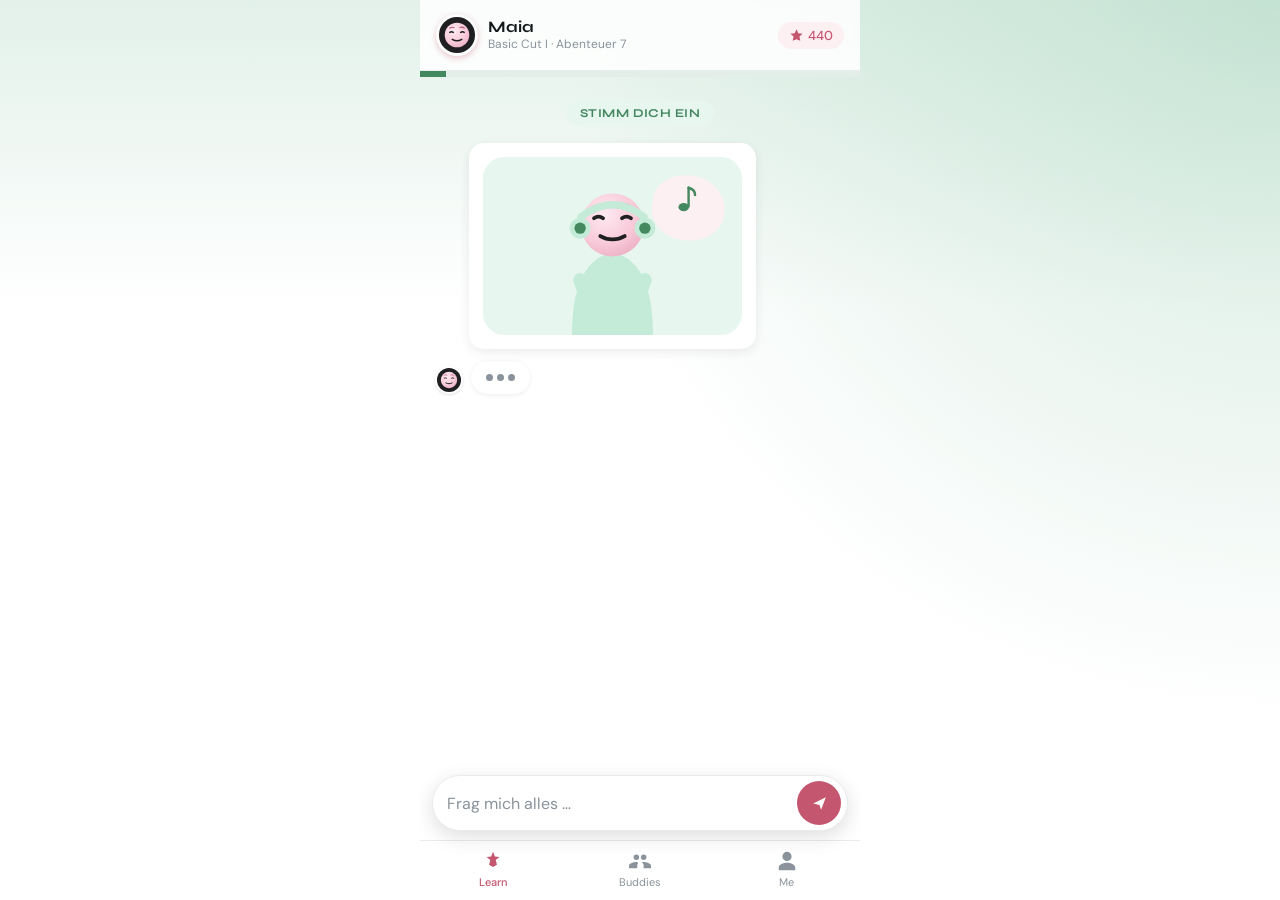
<file: abenteuer7/index.html>
<!doctype html>
<html lang="de">
<head>
<meta charset="utf-8">
<meta name="viewport" content="width=device-width, initial-scale=1, maximum-scale=1, viewport-fit=cover">
<title>Maia · Basic Cut I · Abenteuer 7</title>
<meta name="description" content="Abenteuer 7 – dein erster Schnitt, chat-first mit Maia">
<meta property="og:type" content="website">
<meta property="og:site_name" content="Maia.hairdressing.school">
<meta property="og:url" content="https://hannestrummer.github.io/maia-coaching-demo/abenteuer7/">
<meta property="og:title" content="Abenteuer 7 · Basic Cut I">
<meta property="og:description" content="Chat-first lernen mit Maia – vom Papier bis zum ersten Schnitt um den Kopf.">
<meta property="og:image" content="https://hannestrummer.github.io/maia-coaching-demo/og.png">
<meta property="og:image:width" content="1200">
<meta property="og:image:height" content="630">
<meta property="og:image:alt" content="Maia loves hair">
<meta name="twitter:card" content="summary_large_image">
<meta name="twitter:title" content="Abenteuer 7 · Basic Cut I">
<meta name="twitter:description" content="Chat-first lernen mit Maia – vom Papier bis zum ersten Schnitt um den Kopf.">
<meta name="twitter:image" content="https://hannestrummer.github.io/maia-coaching-demo/og.png">
<link rel="preconnect" href="https://fonts.googleapis.com">
<link rel="preconnect" href="https://fonts.gstatic.com" crossorigin>
<link rel="stylesheet" href="styles.css">
<style>
  /* App-Frame: Topbar/Tabs fix, Chat-Mitte scrollt (folgt automatisch) */
  .phone{height:100vh;height:100dvh;min-height:100dvh;max-height:100dvh;overflow:hidden}  /* an den dynamischen Viewport genagelt (überschreibt min-height:100vh) → unten wird nichts vom Browserbalken verdeckt */
  .stream{overflow-y:auto;min-height:0}
  .stream>*{flex-shrink:0}  /* Chat-Elemente nie zusammendrücken (Video-Karte kollabierte sonst auf Höhe 0) */
  /* Abenteuer-7-Ergänzungen (Maia-Tokens) */
  .checklist{align-self:flex-start;max-width:88%;margin-left:34px;background:#fff;border-radius:15px;padding:13px 16px;
    box-shadow:0 3px 12px rgba(0,0,0,.10),0 1px 3px rgba(0,0,0,.07);display:grid;grid-template-columns:1fr 1fr;gap:7px 16px}
  .cl-item{display:flex;align-items:center;gap:8px;font-size:13px;color:var(--ink)}
  .cl-item svg{color:var(--mint-deep);flex:none}
  .audio .acol{flex:1;min-width:0}
  .audio .bar i{display:block;height:100%;width:34%;background:var(--mint-deep);border-radius:50px}
  .vcard{padding:0;position:relative}
  .vcard .vwrap{position:relative;width:100%;aspect-ratio:16/9;background:#000;border-radius:15px 15px 0 0;overflow:hidden}
  .vcard .vwrap video{position:absolute;inset:0;width:100%;height:100%;object-fit:cover;display:block;border:0}
  .vcard .vmeta{padding:11px 14px}
  /* Nur unser Logo in der Ecke — deckend, verdeckt das kleine eingebrannte Wasserzeichen (minusplus / ONLINE HAIR SCHOOL); kein zusätzlicher Schleier */
  .vlogo{position:absolute;top:8px;left:8px;height:19px;width:auto;padding:5px 9px;background:#fff;border-radius:7px;box-shadow:0 1px 4px rgba(0,0,0,.16);z-index:3;pointer-events:none}
  /* Einheitliches gebrandetes Cover im Ruhezustand (versteckt das uneinheitliche Video-Intro) */
  .vcard .vcover{position:absolute;inset:0;z-index:2;border:none;padding:0;display:flex;align-items:center;justify-content:center;background:linear-gradient(135deg,#2f4f3f,#1b2a22);cursor:pointer;transition:opacity .4s ease}
  .vcard .vcover.hidden{opacity:0;pointer-events:none}
  .vcard .vcover-play{width:60px;height:60px;border-radius:50%;background:var(--rose5);display:flex;align-items:center;justify-content:center;box-shadow:0 4px 16px rgba(196,86,111,.55)}
  .vcard .vcover-play svg{width:26px;height:26px;margin-left:3px;fill:#fff}
  /* Vollbild-Button (Apple-Expand) oben rechts — erst sichtbar, wenn das Video läuft */
  .vcard .vfs{position:absolute;top:9px;right:9px;z-index:4;width:34px;height:34px;border:none;border-radius:9px;background:rgba(20,24,27,.42);-webkit-backdrop-filter:blur(6px);backdrop-filter:blur(6px);color:#fff;display:none;align-items:center;justify-content:center;cursor:pointer;box-shadow:0 1px 5px rgba(0,0,0,.28)}
  .vcard.playing .vfs{display:flex}
  .vcard .vfs:active{transform:scale(.94)}
  .vcard .vfs svg{width:17px;height:17px}
  @media (prefers-reduced-motion:reduce){.vcard .vcover{transition:none}}
  /* im Vollbild ungeschnitten zeigen (inline ist es cover-beschnitten) */
  video:fullscreen{object-fit:contain;background:#000}
  video:-webkit-full-screen{object-fit:contain;background:#000}
  /* Bild-Karte (echte WP-Illustration) */
  .imgcard{align-self:flex-start;max-width:70%;margin-left:34px;background:#fff;border-radius:15px;padding:14px;box-shadow:0 3px 12px rgba(0,0,0,.08)}
  .imgcard img{width:100%;display:block}
  /* Audio-Player (echte Sourance-Tracks) */
  .audiopl{align-self:flex-start;max-width:88%;margin-left:34px;background:#fff;border-radius:15px;padding:14px 16px;box-shadow:0 3px 12px rgba(0,0,0,.10),0 1px 3px rgba(0,0,0,.07)}
  .apl-head{font-family:'Syne',sans-serif;font-weight:700;font-size:14px;color:var(--mint-deep);display:flex;flex-direction:column;gap:2px;margin-bottom:10px}
  .apl-head small{font-family:'DM Sans',sans-serif;font-weight:400;color:var(--light);font-size:11.5px}
  .apl-tracks{display:flex;flex-direction:column;gap:7px;margin-bottom:10px}
  .apl-track{display:flex;align-items:center;gap:9px;background:var(--mint-soft);border:1.5px solid transparent;color:var(--ink);border-radius:11px;padding:9px 12px;font:inherit;font-size:13.5px;cursor:pointer;text-align:left}
  .apl-track svg{color:var(--mint-deep);flex:none}
  .apl-track.on{border-color:var(--mint-deep);background:#fff}
  .apl-audio{width:100%;height:34px}
  /* EIN durchgehender Chat: permanente Eingabe + geführte Steuerelemente inline */
  .dock:has(.composer){padding:0;border-top:none}
  /* Composer = schwebende, klar antippbare Leiste; hebt sich beim Fokus leicht an ("kommt dir entgegen") */
  .dock:has(.composer){padding:0;border-top:none;background:transparent;-webkit-backdrop-filter:none;backdrop-filter:none}
  .composer{display:flex;align-items:center;gap:6px;margin:9px 12px;padding:5px 6px 5px 10px;background:#fff;border:1px solid var(--g2);border-radius:28px;box-shadow:0 6px 20px rgba(0,0,0,.13);transition:box-shadow .2s,transform .2s,border-color .2s}
  .composer:focus-within{transform:translateY(-2px);box-shadow:0 12px 30px rgba(0,0,0,.17)}
  .composer input{flex:1;min-width:0;background:transparent;border:none;padding:11px 4px;font:inherit;font-size:16px;color:var(--ink);outline:none}
  .composer input::placeholder{color:var(--light)}
  .composer button{width:44px;height:44px;flex:none;border:none;border-radius:50%;background:var(--rose5);color:#fff;cursor:pointer;display:flex;align-items:center;justify-content:center;transition:transform .12s,background .2s}
  .composer button:active{transform:scale(.94)}
  .composer button svg{width:19px;height:19px;fill:#fff}
  .composer.answering{border-color:var(--mint);box-shadow:0 0 0 3px rgb(var(--mint-wash)/.42),0 6px 20px rgba(0,0,0,.13)}
  .composer.answering button{background:var(--mint-deep)}
  .inline-chips{align-self:flex-start;max-width:88%;margin-left:34px;display:flex;flex-wrap:wrap;gap:8px;animation:pop .35s cubic-bezier(.16,1,.3,1)}
  .inline-chip{display:inline-flex;align-items:center;gap:6px;background:#fff;color:var(--rose5);border:1.5px solid var(--rose2);border-radius:50px;padding:9px 15px;font:inherit;font-size:13.5px;font-weight:500;cursor:pointer;box-shadow:0 1px 3px rgba(0,0,0,.12);transition:transform .12s,background .2s,color .2s,border-color .2s,box-shadow .2s}
  .inline-chip:hover{border-color:var(--rose4)}
  .inline-chip:active{transform:scale(.97)}
  .inline-chip svg{width:15px;height:15px;flex:none;margin-left:-2px}
  .inline-chip:not(.chosen) svg{display:none}
  .inline-chip.chosen{background:var(--rose5);color:#fff;border-color:var(--rose5);box-shadow:0 3px 10px rgba(196,86,111,.35)}
  .inline-chip:disabled{cursor:default}
  .inline-chip:not(.chosen):disabled{opacity:.45;box-shadow:none}
  .inline-cta-wrap{align-self:stretch;display:flex;justify-content:center;margin:2px 0;animation:pop .35s cubic-bezier(.16,1,.3,1)}
  .inline-cta{display:inline-flex;align-items:center;justify-content:center;gap:8px;background:var(--mint-deep);color:#fff;border:none;border-radius:50px;padding:12px 26px;font:inherit;font-size:15px;font-weight:500;cursor:pointer;box-shadow:0 3px 10px rgba(68,136,95,.32);transition:transform .12s,box-shadow .2s}
  .inline-cta:hover{box-shadow:0 5px 16px rgba(68,136,95,.4)}
  .inline-cta:active{transform:scale(.99)}
  @media (prefers-reduced-motion:reduce){.inline-chips,.inline-cta-wrap{animation:none}.inline-chip,.inline-cta,.composer,.composer input,.composer button{transition:none}.composer.answering input{animation:none}}
  /* Performance / Apple-Feel: flüssiges Momentum-Scrollen (Browser komponiert den Overflow-Scroller selbst;
     kein will-change, kein content-visibility — Ersatzhöhen führten laut Review zu Fling-Sprüngen). */
  .stream{-webkit-overflow-scrolling:touch;overscroll-behavior:contain}
  /* Apple-Tap-Ziele ≥44px + Safe-Area an der UNTERSTEN Leiste (Tabs), nicht am Composer */
  .composer button{width:44px;height:44px}
  .inline-chip,.inline-cta,.apl-track{min-height:44px}
  .tabs{padding-bottom:env(safe-area-inset-bottom,0px)}
</style>
</head>
<body>
<div class="phone">
  <div class="topbar">
    <img class="ava" src="img/maia-warm.svg" alt="Maia">
    <div class="title"><h1>Maia</h1><p id="ctx">Basic Cut I · Abenteuer 7</p></div>
    <div class="stars"><svg width="15" height="15" viewBox="0 0 24 24" fill="currentColor"><path d="M12 2l2.9 6.3 6.9.7-5.1 4.6 1.4 6.8L12 17.8 5.9 20.4l1.4-6.8L2.2 9l6.9-.7z"/></svg><span id="stars">440</span></div>
  </div>
  <div class="prog"><i id="progbar"></i></div>
  <div class="stream" id="stream"></div>
  <div class="dock" id="dock"></div>
  <div class="tabs">
    <a class="on"><svg viewBox="0 0 24 24"><path d="M12 2l2 5 5 .5-4 3.5 1.3 5L12 18.5 7.7 16 9 11 5 7.5 10 7z"/></svg>Learn</a>
    <a><svg viewBox="0 0 24 24"><path d="M16 11a3 3 0 100-6 3 3 0 000 6zm-8 0a3 3 0 100-6 3 3 0 000 6zm0 2c-2.7 0-8 1.3-8 4v3h9v-3c0-1 .4-1.9 1-2.6C9.3 13.1 8.6 13 8 13zm8 0c-.6 0-1.3.1-2 .3 1.6 1.2 2 2.3 2 3.7v3h8v-3c0-2.7-5.3-4-8-4z"/></svg>Buddies</a>
    <a><svg viewBox="0 0 24 24"><path d="M12 12a5 5 0 100-10 5 5 0 000 10zm0 2c-4 0-9 2-9 5v3h18v-3c0-3-5-5-9-5z"/></svg>Me</a>
  </div>
</div>
<script>
  /* Lokal (Vorschau) = lokale <id>.mp4; öffentlich = R2-Basis (1080p hd) */
  window.MAIA_VBASE = /localhost|127\.0\.0\.1/.test(location.hostname) ? "" : "https://pub-7a15297f99d046709153c4dea423e1b2.r2.dev/";
</script>
<!-- nur die in Abenteuer 7 tatsächlich genutzten Spiele laden -->
<script src="games/atem.js"></script>
<script src="games/schneide.js"></script>
<script src="config.js"></script>
<script src="abenteuer7.js"></script>
</body>
</html>
</file>
<file: abenteuer7/styles.css>
@import url('https://fonts.googleapis.com/css2?family=Syne:wght@400;700;800&family=DM+Sans:wght@400;500&display=swap');

:root{
  --mint:#C3EBD8; --mint-soft:#e8f6f0; --mint-deep:#44885f; --mint-wash:159 208 183;
  --rose1:#fdf0f3; --rose2:#f6d3db; --rose4:#e07c94; --rose5:#c4566f;
  --ink:#15181b; --mid:#4b5560; --light:#8a939b; --white:#fff; --g1:#f4f5f6; --g2:#e9ebed;
}
*{box-sizing:border-box;margin:0;padding:0}
body{font-family:'DM Sans',system-ui,sans-serif;color:var(--ink);
  background:radial-gradient(circle at top right,rgb(var(--mint-wash)/.45),transparent 46%),linear-gradient(180deg,rgb(var(--mint-wash)/.30) 0%,#fff 34%,#fff 100%);
  height:100vh;height:100dvh;overflow:hidden;display:flex;justify-content:center;}
.head-font{font-family:'Syne',sans-serif;font-weight:700}

.phone{width:100%;max-width:440px;min-height:100vh;display:flex;flex-direction:column;background:transparent}
.topbar{display:flex;align-items:center;gap:10px;padding:14px 16px;background:rgba(255,255,255,.85);backdrop-filter:blur(8px);border-bottom:1px solid var(--g2);position:sticky;top:0;z-index:5}
.ava{width:42px;height:42px;border-radius:50%;flex:none;box-shadow:0 2px 6px rgba(196,86,111,.35)}
.title h1{font-size:16px;font-family:'Syne',sans-serif;font-weight:700;line-height:1.15}
.title p{font-size:12px;color:var(--light)}
.stars{margin-left:auto;display:flex;align-items:center;gap:4px;background:var(--rose1);color:var(--rose5);padding:5px 11px;border-radius:50px;font-size:13px;font-weight:500}
.prog{height:6px;background:#e3eee8}.prog i{display:block;height:100%;background:var(--mint-deep);width:24%;transition:width .5s}

.stream{flex:1;padding:18px 15px 24px;display:flex;flex-direction:column;gap:12px;overflow-anchor:none}
.row{display:flex;gap:8px;align-items:flex-end;max-width:88%;animation:pop .35s cubic-bezier(.16,1,.3,1)}
.mava{width:28px;height:28px;border-radius:50%;background:url('img/maia-warm.svg') center/cover no-repeat;flex:none;box-shadow:0 1px 3px rgba(0,0,0,.12)}
.bub{background:#fff;border-radius:18px 18px 18px 4px;padding:11px 14px;font-size:14.5px;line-height:1.5;box-shadow:0 1px 2px rgba(0,0,0,.06),0 2px 8px rgba(0,0,0,.08)}
.user{align-self:flex-end;max-width:82%}
.user .bub{background:var(--rose5);color:#fff;border-radius:18px 18px 4px 18px}
.card{align-self:flex-start;max-width:88%;margin-left:34px;background:#fff;border-radius:15px;overflow:hidden;box-shadow:0 3px 12px rgba(0,0,0,.12),0 1px 3px rgba(0,0,0,.07)}
.chapter{align-self:center;color:var(--mint-deep);font-family:'Syne',sans-serif;font-weight:700;font-size:12px;letter-spacing:.04em;text-transform:uppercase;background:var(--mint-soft);padding:5px 14px;border-radius:50px;margin:6px 0}
.note{align-self:flex-start;margin-left:34px;font-size:12.5px;color:var(--light);font-style:italic}

.vthumb{background:var(--mint);height:140px;display:flex;align-items:center;justify-content:center;cursor:pointer;position:relative}
.play{width:52px;height:52px;border-radius:50%;background:var(--rose5);display:flex;align-items:center;justify-content:center;box-shadow:0 3px 10px rgba(196,86,111,.45)}
.play svg{width:22px;height:22px;fill:#fff;margin-left:3px}
.vmeta{padding:11px 13px}.vmeta b{font-size:14px;font-weight:500}.vmeta span{font-size:12px;color:var(--light);display:block;margin-top:3px}
.card iframe{width:100%;height:220px;border:0;display:block}
.card video{width:100%;max-height:280px;display:block;background:#000}
.vwrap{position:relative;aspect-ratio:16/9;background:#000;overflow:hidden}
.vwrap video{width:100%;height:100%;object-fit:cover;display:block;max-height:none}
.vwrap .vplay{position:absolute;inset:0;display:flex;align-items:center;justify-content:center;background:rgba(21,24,27,.15);border:none;cursor:pointer;padding:0}
.vlogo{position:absolute;top:8px;left:8px;height:28px;padding:5px 9px;background:rgba(252,253,253,.9);border-radius:8px;box-shadow:0 1px 4px rgba(0,0,0,.2);z-index:3}

.audio{align-self:flex-start;max-width:88%;margin-left:34px;background:#fff;border-radius:15px;padding:12px 14px;display:flex;align-items:center;gap:12px;box-shadow:0 3px 12px rgba(0,0,0,.10),0 1px 3px rgba(0,0,0,.07)}
.audio .p{width:42px;height:42px;border-radius:50%;background:var(--mint-deep);flex:none;display:flex;align-items:center;justify-content:center}
.audio .p svg{width:18px;height:18px;fill:#fff;margin-left:2px}
.audio b{font-size:13.5px;font-weight:500}.audio .bar{height:4px;background:var(--mint-soft);border-radius:50px;margin-top:7px}
.audio small{font-size:11px;color:var(--light)}

.upload{align-self:flex-start;max-width:88%;margin-left:34px;border:1.5px dashed var(--rose2);background:var(--rose1);border-radius:15px;padding:20px;display:flex;flex-direction:column;align-items:center;gap:6px;cursor:pointer;text-align:center}
.upload svg{width:28px;height:28px;fill:var(--rose5)}.upload b{font-size:13.5px;color:var(--rose5);font-weight:500}.upload small{font-size:11.5px;color:var(--mid)}
.uploaded{align-self:flex-end;max-width:70%;border-radius:15px;overflow:hidden;box-shadow:0 3px 12px rgba(0,0,0,.15)}
.uploaded img{width:100%;display:block}

.social{align-self:flex-start;max-width:88%;margin-left:34px;background:#fff;border-radius:15px;padding:12px 14px;display:flex;align-items:center;gap:11px;box-shadow:0 3px 12px rgba(0,0,0,.10);cursor:pointer}
.faces{display:flex}.faces span{width:28px;height:28px;border-radius:50%;border:2px solid #fff;margin-left:-9px}.faces span:first-child{margin-left:0}
.social p{flex:1;font-size:13px}

.badge{align-self:center;text-align:center;background:#fff;border-radius:18px;padding:22px 26px;box-shadow:0 6px 20px rgba(0,0,0,.14);margin:8px 0}
.badge .medal{width:72px;height:72px;border-radius:50%;margin:0 auto 10px;box-shadow:0 3px 10px rgba(196,86,111,.35)}
.badge .medal img{width:100%;height:100%;border-radius:50%}
.badge b{font-family:'Syne',sans-serif;font-size:17px;font-weight:700;display:block}.badge span{font-size:12.5px;color:var(--mid)}

.typing{display:flex;gap:8px;align-items:flex-end;max-width:60%}
.typing .d{background:#fff;border-radius:18px;padding:13px 15px;box-shadow:0 1px 4px rgba(0,0,0,.08);display:flex;gap:4px}
.typing .d i{width:7px;height:7px;border-radius:50%;background:var(--light);animation:blink 1.2s infinite}
.typing .d i:nth-child(2){animation-delay:.2s}.typing .d i:nth-child(3){animation-delay:.4s}

.dock{position:sticky;bottom:0;background:rgba(255,255,255,.92);backdrop-filter:blur(8px);border-top:1px solid var(--g2);padding:10px 14px 8px}
.chips{display:flex;flex-wrap:wrap;gap:8px;justify-content:flex-end;margin-bottom:9px}
.chip{background:#fff;color:var(--rose5);border:none;border-radius:50px;padding:9px 15px;font-size:13.5px;font-weight:500;font-family:inherit;cursor:pointer;box-shadow:0 1px 3px rgba(0,0,0,.12)}
.chip:active{transform:scale(.97)}
.cta{width:100%;background:var(--rose5);color:#fff;border:none;border-radius:50px;padding:12px;font-size:15px;font-weight:500;font-family:inherit;cursor:pointer;box-shadow:0 3px 10px rgba(196,86,111,.4);margin-bottom:9px}
.cta:active{transform:scale(.99)}
.inputbar{display:flex;align-items:center;gap:8px}
.inputbar input{flex:1;background:var(--g1);border:none;border-radius:50px;padding:11px 15px;font-size:14px;font-family:inherit;outline:none}
.inputbar button{width:38px;height:38px;border-radius:50%;border:none;background:var(--rose5);color:#fff;flex:none;cursor:pointer;display:flex;align-items:center;justify-content:center}
.inputbar button svg{width:19px;height:19px;fill:#fff}
.inputbar .cam{background:var(--g1)}.inputbar .cam svg{fill:var(--mid)}

.tabs{display:flex;background:#fff;border-top:1px solid var(--g2)}
.tabs a{flex:1;padding:9px 0 11px;display:flex;flex-direction:column;align-items:center;gap:3px;color:var(--light);text-decoration:none;font-size:11px}
.tabs a.on{color:var(--rose5);font-weight:500}.tabs a svg{width:22px;height:22px;fill:currentColor}

@keyframes pop{from{opacity:0;transform:translateY(8px)}to{opacity:1;transform:translateY(0)}}
@keyframes blink{0%,60%,100%{opacity:.3}30%{opacity:1}}

/* --- Coaching-Unit: Animations-Bausteine --- */
.techtag{display:inline-flex;align-items:center;gap:5px;font-size:10.5px;font-weight:500;color:var(--rose5);background:var(--rose1);padding:3px 10px;border-radius:50px;align-self:center;margin:2px 0}
.techtag.mint{color:var(--mint-deep);background:var(--mint-soft)}
.lottie-hero{align-self:center;width:220px;height:220px;margin:2px 0}
.bigsent{align-self:flex-start;max-width:92%;margin-left:34px;font-family:'Syne',sans-serif;font-weight:700;font-size:19px;line-height:1.3;color:var(--ink);opacity:0;transform:translateY(12px);transition:all .6s cubic-bezier(.16,1,.3,1)}
.bigsent.in{opacity:1;transform:none}
.bigsent .hl{color:var(--rose5)}
.thought{align-self:flex-start;margin-left:44px;background:#fff;border:1.5px dashed var(--rose2);border-radius:16px;padding:8px 14px;font-size:13px;color:var(--rose5);box-shadow:0 2px 8px rgba(0,0,0,.06);opacity:0;transform:scale(.9);transition:all .45s cubic-bezier(.16,1,.3,1)}
.thought.in{opacity:1;transform:none}
.terms{align-self:center;display:flex;gap:10px;flex-wrap:wrap;justify-content:center;margin:8px 0}
.term{font-family:'Syne',sans-serif;font-weight:800;font-size:19px;padding:8px 18px;border-radius:50px;background:var(--mint);color:var(--mint-deep);opacity:0;transform:scale(.8);transition:all .5s cubic-bezier(.16,1,.3,1);box-shadow:0 2px 8px rgba(0,0,0,.08)}
.term.in{opacity:1;transform:none}
.reaction{align-self:center;width:190px;height:150px;display:flex;align-items:center;justify-content:center;position:relative}
.reaction img{width:100px;height:100px;border-radius:50%;box-shadow:0 4px 14px rgba(196,86,111,.3);transition:transform .55s cubic-bezier(.34,1.56,.64,1)}
.reaction.yes img{transform:rotate(-7deg) scale(1.06)}
.reaction.no img{transform:scale(1.14)}
.spark{position:absolute;width:12px;height:12px;border-radius:50%;background:var(--rose4);opacity:0;pointer-events:none}
.reaction.go .spark{animation:spark .75s ease-out forwards}
.rivecard{align-self:center;width:100%;max-width:340px;background:#fff;border-radius:16px;overflow:hidden;box-shadow:0 4px 16px rgba(0,0,0,.13);margin:2px 0}
.rivecard canvas{width:100%;aspect-ratio:16/10;display:block;background:#eaf3ee}
.rivebtn{display:block;width:calc(100% - 24px);margin:12px auto 14px!important}
.game{align-self:stretch;position:relative;height:300px;background:var(--mint-soft);border-radius:16px;overflow:hidden;margin:2px 0;box-shadow:inset 0 0 0 1px var(--g2)}
.gamehost{align-self:stretch;width:100%;margin:2px 0}
.gameskip{align-self:center;margin:8px 0 4px}
.gameskip button{display:inline-flex;align-items:center;justify-content:center;gap:6px;box-sizing:border-box;min-height:44px;background:var(--white);border:1.5px solid var(--g2);color:var(--mid);font-family:inherit;font-size:13px;font-weight:500;cursor:pointer;padding:12px 20px;border-radius:50px;box-shadow:0 2px 8px rgba(0,0,0,.07)}
.gameskip button:hover{border-color:var(--rose4);color:var(--rose5);box-shadow:0 3px 12px rgba(196,86,111,.18)}
.gscore{position:absolute;top:10px;left:14px;font-size:13px;font-weight:500;color:var(--mint-deep);z-index:2}
.gstart{position:absolute;inset:0;display:flex;align-items:center;justify-content:center;background:rgba(252,253,253,.55);z-index:3}
.gchip{position:absolute;bottom:0;background:#fff;color:var(--rose5);border:none;border-radius:50px;padding:8px 15px;font-size:14px;font-weight:500;font-family:inherit;box-shadow:0 2px 8px rgba(0,0,0,.12);cursor:pointer;transition:transform 3.4s linear,opacity .25s ease;white-space:nowrap;will-change:transform}
.gchip.got{opacity:0}
@keyframes spark{0%{opacity:1;transform:translate(0,0) scale(.3)}100%{opacity:0;transform:translate(var(--dx),var(--dy)) scale(1)}}
</file>
